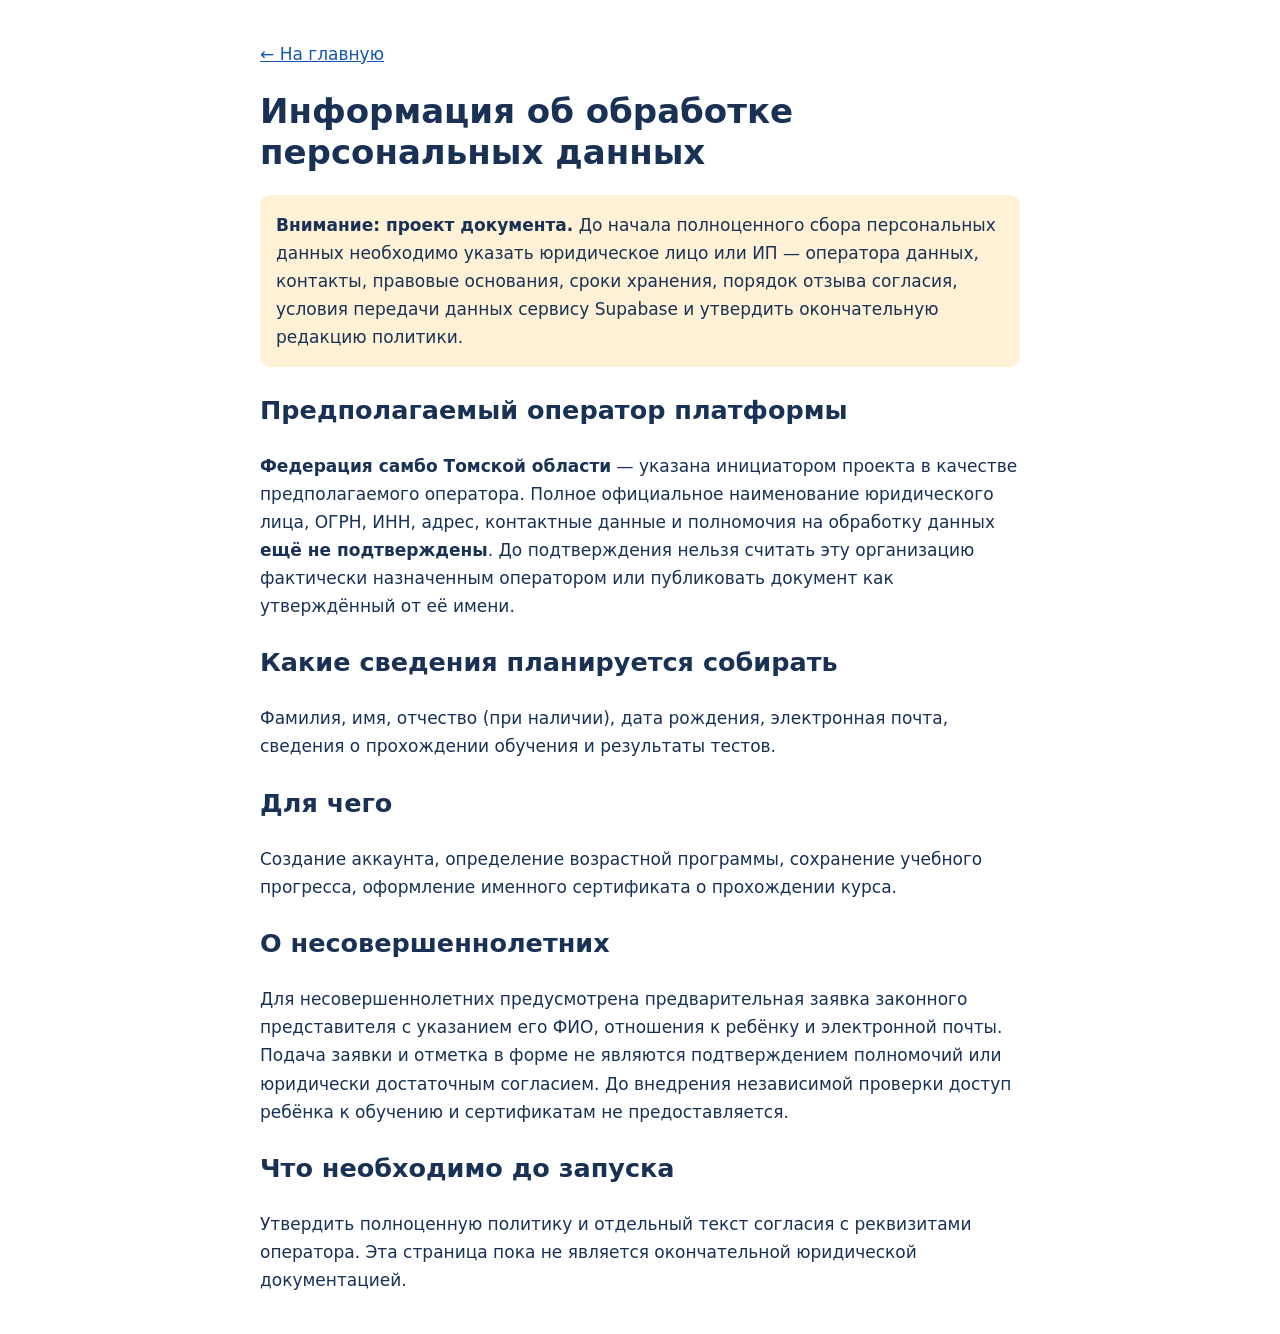
<file: privacy.html>
<!doctype html><html lang="ru"><head><meta charset="utf-8"><meta name="viewport" content="width=device-width,initial-scale=1"><title>Обработка персональных данных — САМБО</title><style>body{font:17px/1.65 system-ui,sans-serif;max-width:760px;margin:40px auto;padding:0 20px;color:#183154}h1{line-height:1.2}a{color:#1557af}.warn{background:#fff1d5;padding:16px;border-radius:10px}</style></head><body><a href="./">← На главную</a><h1>Информация об обработке персональных данных</h1><p class="warn"><strong>Внимание: проект документа.</strong> До начала полноценного сбора персональных данных необходимо указать юридическое лицо или ИП — оператора данных, контакты, правовые основания, сроки хранения, порядок отзыва согласия, условия передачи данных сервису Supabase и утвердить окончательную редакцию политики.</p><h2>Предполагаемый оператор платформы</h2><p><strong>Федерация самбо Томской области</strong> — указана инициатором проекта в качестве предполагаемого оператора. Полное официальное наименование юридического лица, ОГРН, ИНН, адрес, контактные данные и полномочия на обработку данных <strong>ещё не подтверждены</strong>. До подтверждения нельзя считать эту организацию фактически назначенным оператором или публиковать документ как утверждённый от её имени.</p><h2>Какие сведения планируется собирать</h2><p>Фамилия, имя, отчество (при наличии), дата рождения, электронная почта, сведения о прохождении обучения и результаты тестов.</p><h2>Для чего</h2><p>Создание аккаунта, определение возрастной программы, сохранение учебного прогресса, оформление именного сертификата о прохождении курса.</p><h2>О несовершеннолетних</h2><p>Для несовершеннолетних предусмотрена предварительная заявка законного представителя с указанием его ФИО, отношения к ребёнку и электронной почты. Подача заявки и отметка в форме не являются подтверждением полномочий или юридически достаточным согласием. До внедрения независимой проверки доступ ребёнка к обучению и сертификатам не предоставляется.</p><h2>Что необходимо до запуска</h2><p>Утвердить полноценную политику и отдельный текст согласия с реквизитами оператора. Эта страница пока не является окончательной юридической документацией.</p></body></html>
</file>
